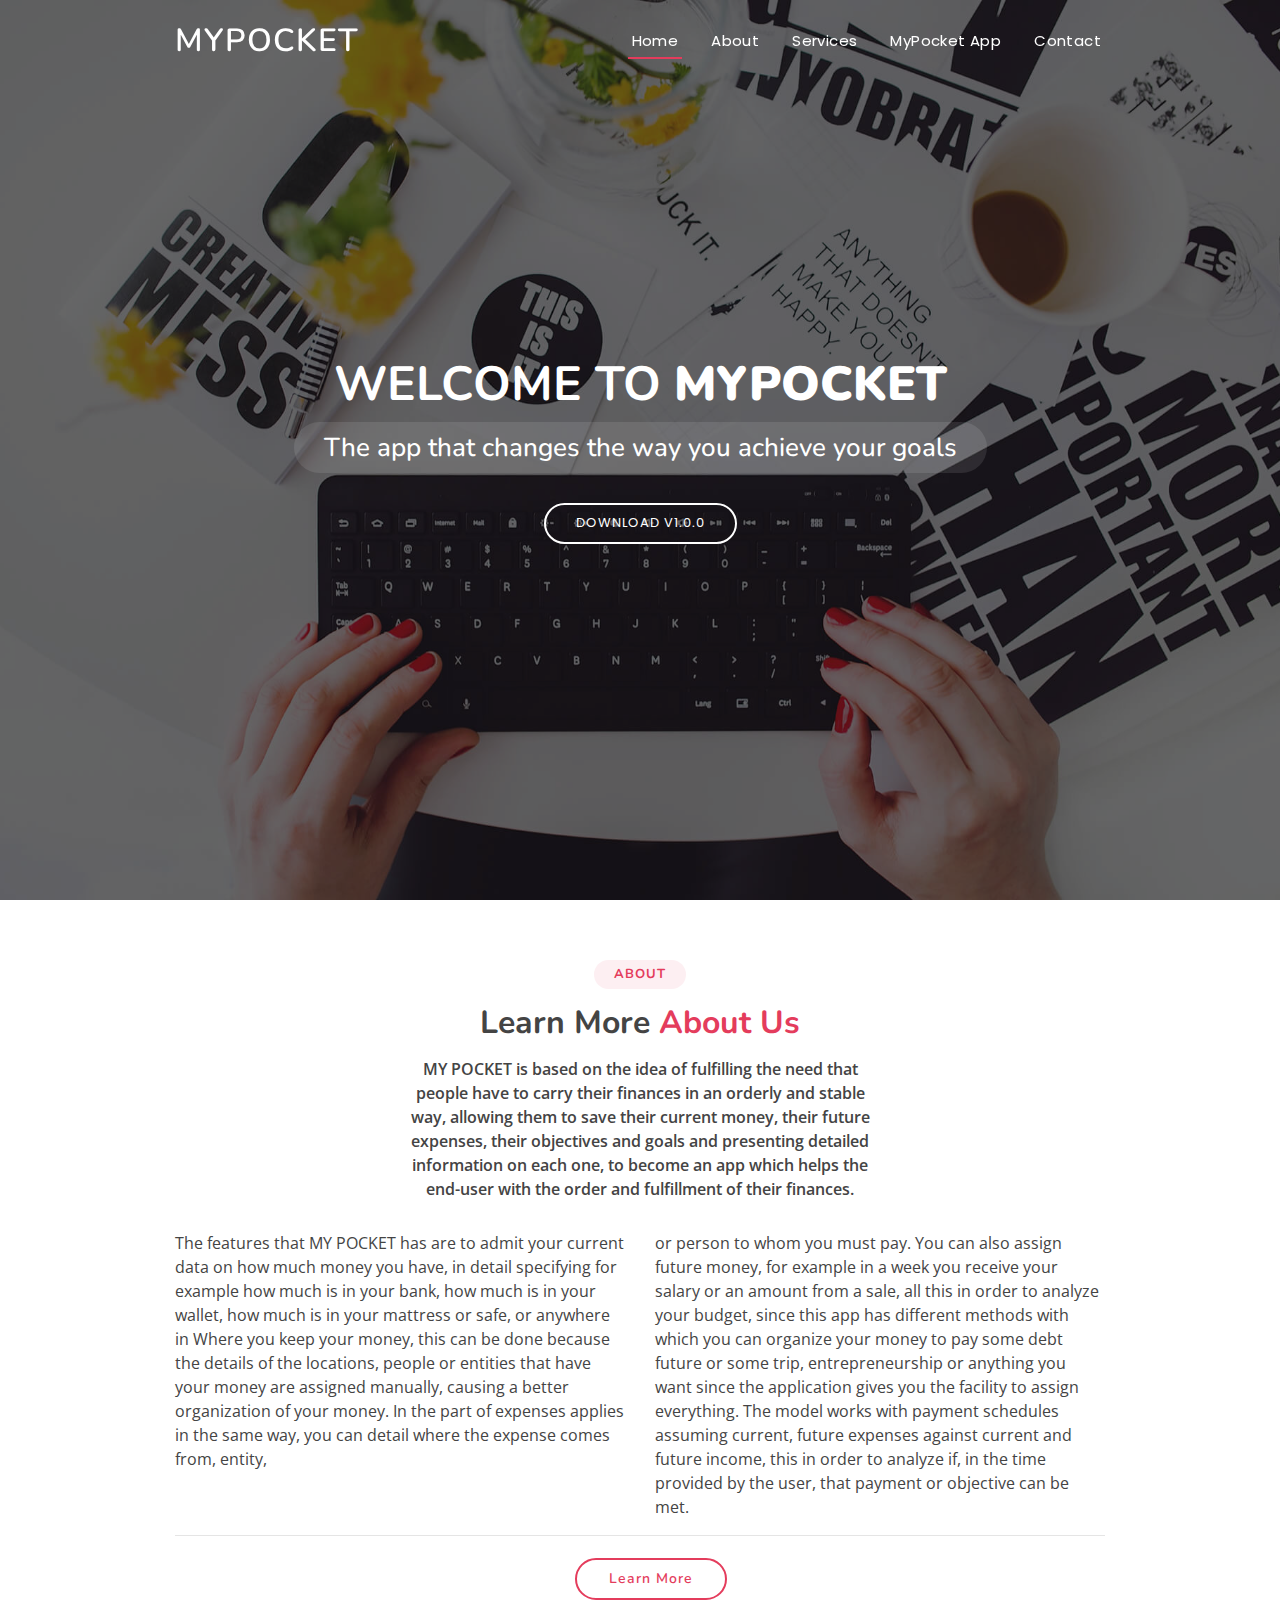
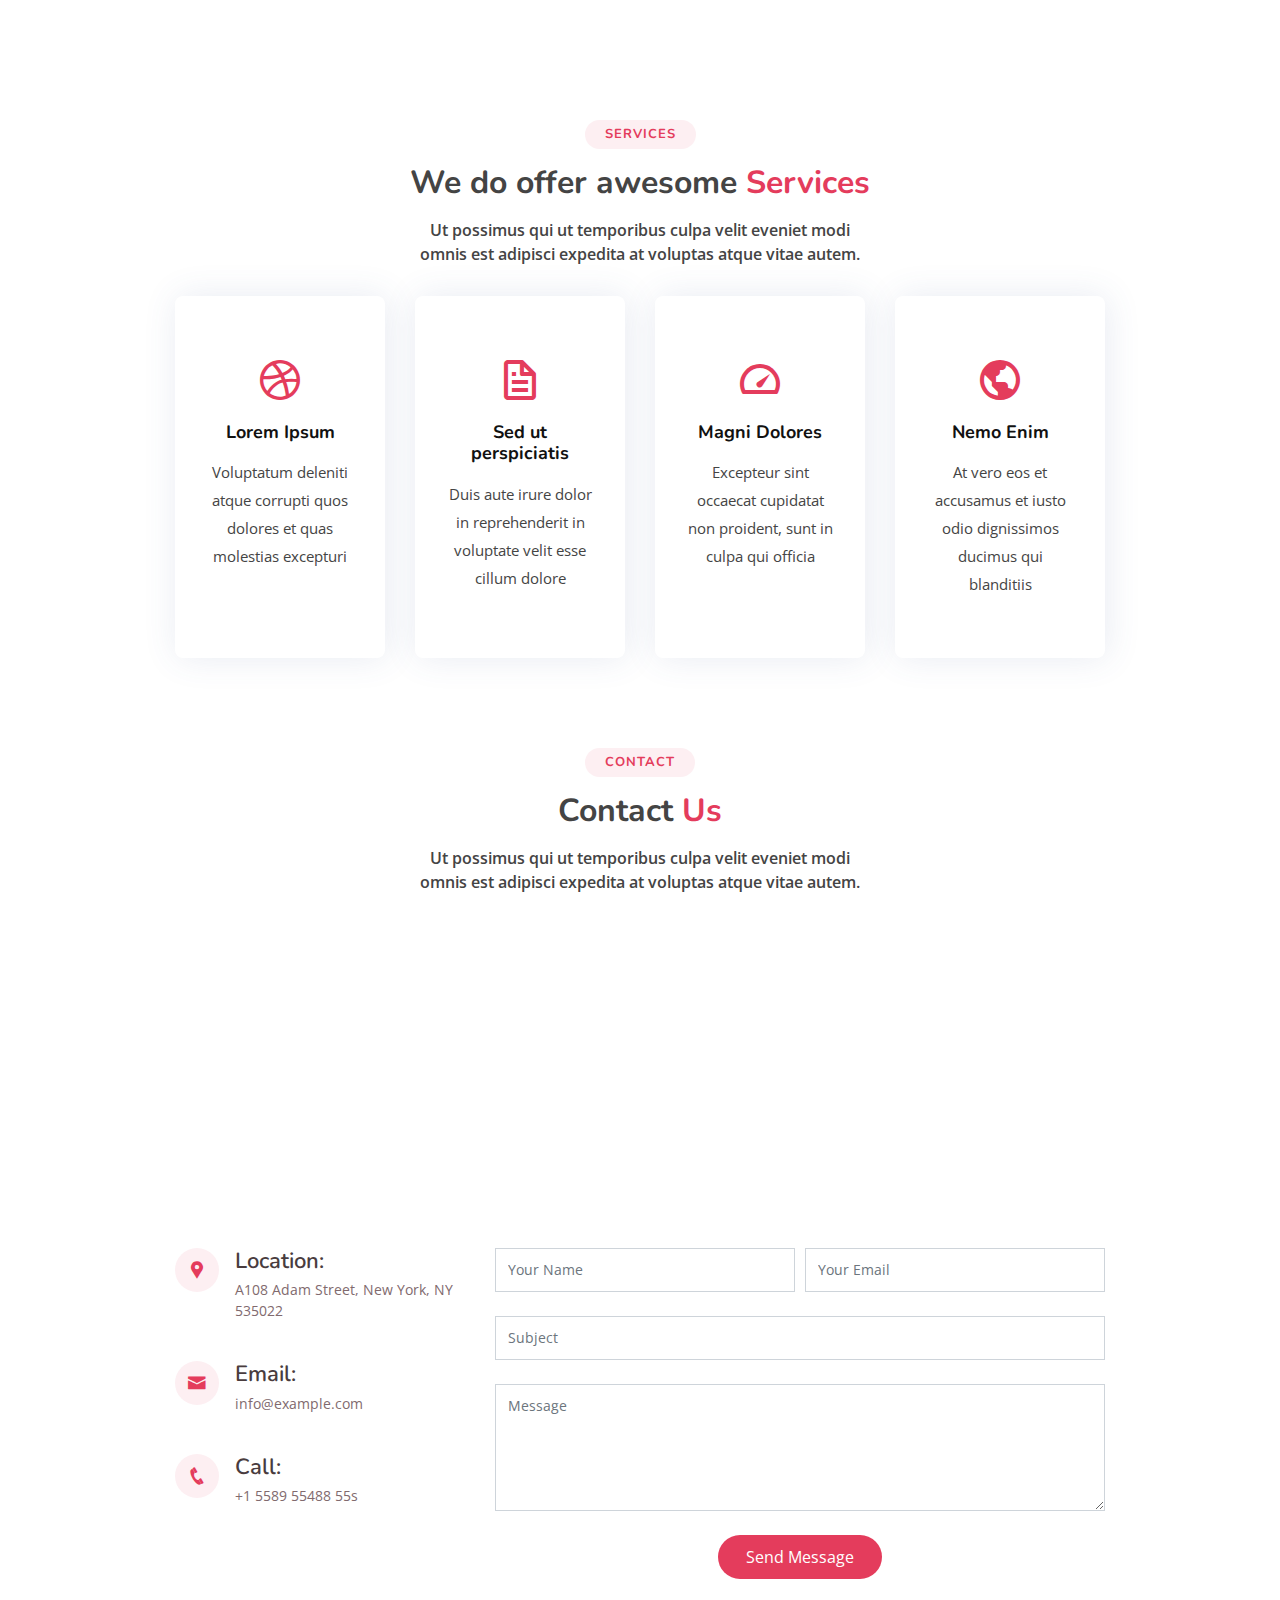
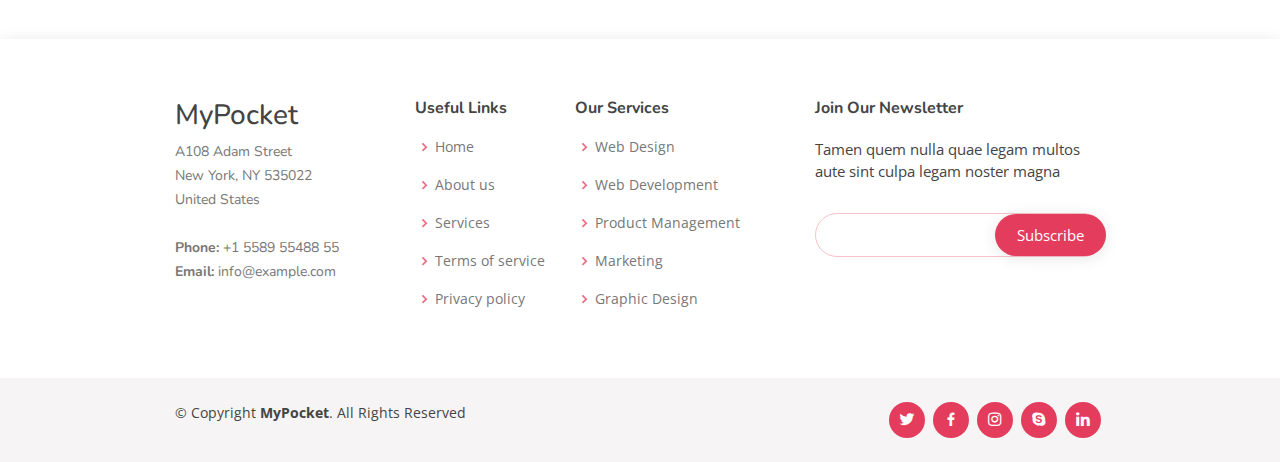
<file: index.html>
<!DOCTYPE html>
<html lang="es">

<head>
  <meta charset="UTF-8">
  <meta name="viewport" content="width=device-width, initial-scale=1.0">
  <!-- Favicons -->
  <link rel="shortcut icon" href="./img/favicon.png" type="image/x-icon">
  <title>My Pocket-App</title>
  <meta name="description" content="">
  <meta name="keywords" content="">

  <link href="assets/img/favicon.png" rel="icon">
  <link href="assets/img/apple-touch-icon.png" rel="apple-touch-icon">

  <!-- Google Fonts -->
  <link
    href="https://fonts.googleapis.com/css?family=Open+Sans:300,300i,400,400i,600,600i,700,700i|Nunito:300,300i,400,400i,600,600i,700,700i|Poppins:300,300i,400,400i,500,500i,600,600i,700,700i"
    rel="stylesheet">
  <!-- Bootstrap CSS -->
  <link rel="stylesheet" href="https://cdn.jsdelivr.net/npm/bootstrap@4.5.3/dist/css/bootstrap.min.css"
    integrity="sha384-TX8t27EcRE3e/ihU7zmQxVncDAy5uIKz4rEkgIXeMed4M0jlfIDPvg6uqKI2xXr2" crossorigin="anonymous">

  <link href="/vendor/bootstrap/css/bootstrap.min.css" rel="stylesheet">
  <link href="/vendor/icofont/icofont.min.css" rel="stylesheet">
  <link href="/vendor/boxicons/css/boxicons.min.css" rel="stylesheet">
  <link href="/vendor/remixicon/remixicon.css" rel="stylesheet">
  <link href="/vendor/venobox/venobox.css" rel="stylesheet">
  <link href="/vendor/owl.carousel/assets/owl.carousel.min.css" rel="stylesheet">

  <link rel="JavaScript" href="./js/index.js">
  <link rel="stylesheet" href="./css/style.css">
</head>

<body>
  <!-- Header Section -->
  <header id="header" class="fixed-top ">
    <div class="container d-flex align-items-center">

      <h1 class="logo mr-auto"><a href="index.html">MyPocket</a></h1>

      <nav class="nav-menu d-none d-lg-block">
        <ul>
          <li class="active"><a href="index.html">Home</a></li>
          <li><a href="#about">About</a></li>
          <li><a href="#services">Services</a></li>
          <li><a href="#">MyPocket App</a></li>
          <li><a href="#contact">Contact</a></li>

        </ul>
      </nav>

    </div>
  </header><!-- End Header -->

  <!-- ======= Hero Section ======= -->
  <section id="hero">
    <div class="hero-container">
      <h1>Welcome to <strong>MyPocket</strong></h1>
      <h3>The app that changes the way you achieve your goals</h3>
      <a href="#" class="btn-get-started scrollto">Download V1.0.0</a>
    </div>
  </section><!-- End Hero -->

  <main id="main">

    <!-- ======= About Section ======= -->
    <section id="about" class="about">
      <div class="container">

        <div class="section-title">
          <h2>About</h2>
          <h3>Learn More <span>About Us</span></h3>
          <p>MY POCKET is based on the idea of fulfilling the need that people have to carry their finances in an
            orderly and stable way, allowing them to save their current money, their future expenses, their objectives
            and goals and presenting detailed information on each one, to become an app which helps the end-user with
            the order and fulfillment of their finances.</p>
        </div>

        <div class="row content">
          <div class="col-lg-6">
            <p>
              The features that MY POCKET has are to admit your current data on how much money you have, in detail
              specifying for example how much is in your bank, how much is in your wallet, how much is in your mattress
              or safe, or anywhere in Where you keep your money, this can be done because the details of the locations,
              people or entities that have your money are assigned manually, causing a better organization of your
              money. In the part of expenses applies in the same way, you can detail where the expense comes from,
              entity,
            </p>
          </div>
          <div class="col-lg-6 pt-4 pt-lg-0">
            <p>
              or person to whom you must pay. You can also assign future money, for example in a week you receive your
              salary or an amount from a sale, all this in order to analyze your budget, since this app has different
              methods with which you can organize your money to pay some debt future or some trip, entrepreneurship or
              anything you want since the application gives you the facility to assign everything. The model works with
              payment schedules assuming current, future expenses against current and future income, this in order to
              analyze if, in the time provided by the user, that payment or objective can be met.
            </p>
          </div>
        </div>
        <hr>
        <div class="row content">
          <div class="col-4 offset-5">
            <a href="#" class="btn-learn-more">Learn More</a>
          </div>
        </div>

      </div>
    </section><!-- End About Section -->

    <!-- ======= Services Section ======= -->
    <section id="services" class="services">
      <div class="container">

        <div class="section-title">
          <h2>Services</h2>
          <h3>We do offer awesome <span>Services</span></h3>
          <p>Ut possimus qui ut temporibus culpa velit eveniet modi omnis est adipisci expedita at voluptas atque vitae
            autem.</p>
        </div>

        <div class="row">
          <div class="col-md-6 col-lg-3 d-flex align-items-stretch mb-5 mb-lg-0">
            <div class="icon-box">
              <div class="icon"><i class="bx bxl-dribbble"></i></div>
              <h4 class="title"><a href="">Lorem Ipsum</a></h4>
              <p class="description">Voluptatum deleniti atque corrupti quos dolores et quas molestias excepturi</p>
            </div>
          </div>

          <div class="col-md-6 col-lg-3 d-flex align-items-stretch mb-5 mb-lg-0">
            <div class="icon-box">
              <div class="icon"><i class="bx bx-file"></i></div>
              <h4 class="title"><a href="">Sed ut perspiciatis</a></h4>
              <p class="description">Duis aute irure dolor in reprehenderit in voluptate velit esse cillum dolore</p>
            </div>
          </div>

          <div class="col-md-6 col-lg-3 d-flex align-items-stretch mb-5 mb-lg-0">
            <div class="icon-box">
              <div class="icon"><i class="bx bx-tachometer"></i></div>
              <h4 class="title"><a href="">Magni Dolores</a></h4>
              <p class="description">Excepteur sint occaecat cupidatat non proident, sunt in culpa qui officia</p>
            </div>
          </div>

          <div class="col-md-6 col-lg-3 d-flex align-items-stretch mb-5 mb-lg-0">
            <div class="icon-box">
              <div class="icon"><i class="bx bx-world"></i></div>
              <h4 class="title"><a href="">Nemo Enim</a></h4>
              <p class="description">At vero eos et accusamus et iusto odio dignissimos ducimus qui blanditiis</p>
            </div>
          </div>

        </div>

      </div>
    </section>
    <!-- End Services Section -->

    <!-- ======= Contact Section ======= -->
    <section id="contact" class="contact">
      <div class="container">

        <div class="section-title">
          <h2>Contact</h2>
          <h3>Contact <span>Us</span></h3>
          <p>Ut possimus qui ut temporibus culpa velit eveniet modi omnis est adipisci expedita at voluptas atque vitae
            autem.</p>
        </div>

        <div>
          <iframe style="border:0; width: 100%; height: 270px;"
            src="https://www.google.com/maps/embed?pb=!1m14!1m8!1m3!1d12097.433213460943!2d-74.0062269!3d40.7101282!3m2!1i1024!2i768!4f13.1!3m3!1m2!1s0x0%3A0xb89d1fe6bc499443!2sDowntown+Conference+Center!5e0!3m2!1smk!2sbg!4v1539943755621"
            frameborder="0" allowfullscreen></iframe>
        </div>

        <div class="row mt-5">

          <div class="col-lg-4">
            <div class="info">
              <div class="address">
                <i class="icofont-google-map"></i>
                <h4>Location:</h4>
                <p>A108 Adam Street, New York, NY 535022</p>
              </div>

              <div class="email">
                <i class="icofont-envelope"></i>
                <h4>Email:</h4>
                <p>info@example.com</p>
              </div>

              <div class="phone">
                <i class="icofont-phone"></i>
                <h4>Call:</h4>
                <p>+1 5589 55488 55s</p>
              </div>

            </div>

          </div>

          <div class="col-lg-8 mt-5 mt-lg-0">

            <form action="forms/contact.php" method="post" role="form" class="php-email-form">
              <div class="form-row">
                <div class="col-md-6 form-group">
                  <input type="text" name="name" class="form-control" id="name" placeholder="Your Name"
                    data-rule="minlen:4" data-msg="Please enter at least 4 chars" />
                  <div class="validate"></div>
                </div>
                <div class="col-md-6 form-group">
                  <input type="email" class="form-control" name="email" id="email" placeholder="Your Email"
                    data-rule="email" data-msg="Please enter a valid email" />
                  <div class="validate"></div>
                </div>
              </div>
              <div class="form-group">
                <input type="text" class="form-control" name="subject" id="subject" placeholder="Subject"
                  data-rule="minlen:4" data-msg="Please enter at least 8 chars of subject" />
                <div class="validate"></div>
              </div>
              <div class="form-group">
                <textarea class="form-control" name="message" rows="5" data-rule="required"
                  data-msg="Please write something for us" placeholder="Message"></textarea>
                <div class="validate"></div>
              </div>
              <div class="mb-3">
                <div class="loading">Loading</div>
                <div class="error-message"></div>
                <div class="sent-message">Your message has been sent. Thank you!</div>
              </div>
              <div class="text-center"><button type="submit">Send Message</button></div>
            </form>

          </div>

        </div>

      </div>
    </section><!-- End Contact Section -->

  </main><!-- End #main -->

  <!-- ======= Footer ======= -->
  <footer id="footer">

    <div class="footer-top">
      <div class="container">
        <div class="row">

          <div class="col-lg-3 col-md-6 footer-contact">
            <h3>MyPocket</h3>
            <p>
              A108 Adam Street <br>
              New York, NY 535022<br>
              United States <br><br>
              <strong>Phone:</strong> +1 5589 55488 55<br>
              <strong>Email:</strong> info@example.com<br>
            </p>
          </div>

          <div class="col-lg-2 col-md-6 footer-links">
            <h4>Useful Links</h4>
            <ul>
              <li><i class="bx bx-chevron-right"></i> <a href="#">Home</a></li>
              <li><i class="bx bx-chevron-right"></i> <a href="#">About us</a></li>
              <li><i class="bx bx-chevron-right"></i> <a href="#">Services</a></li>
              <li><i class="bx bx-chevron-right"></i> <a href="#">Terms of service</a></li>
              <li><i class="bx bx-chevron-right"></i> <a href="#">Privacy policy</a></li>
            </ul>
          </div>

          <div class="col-lg-3 col-md-6 footer-links">
            <h4>Our Services</h4>
            <ul>
              <li><i class="bx bx-chevron-right"></i> <a href="#">Web Design</a></li>
              <li><i class="bx bx-chevron-right"></i> <a href="#">Web Development</a></li>
              <li><i class="bx bx-chevron-right"></i> <a href="#">Product Management</a></li>
              <li><i class="bx bx-chevron-right"></i> <a href="#">Marketing</a></li>
              <li><i class="bx bx-chevron-right"></i> <a href="#">Graphic Design</a></li>
            </ul>
          </div>

          <div class="col-lg-4 col-md-6 footer-newsletter">
            <h4>Join Our Newsletter</h4>
            <p>Tamen quem nulla quae legam multos aute sint culpa legam noster magna</p>
            <form action="" method="post">
              <input type="email" name="email"><input type="submit" value="Subscribe">
            </form>
          </div>

        </div>
      </div>
    </div>

    <div class="container d-md-flex py-4">

      <div class="mr-md-auto text-center text-md-left">
        <div class="copyright">
          &copy; Copyright <strong><span>MyPocket</span></strong>. All Rights Reserved
        </div>
      </div>
      <div class="social-links text-center text-md-right pt-3 pt-md-0">
        <a href="#" class="twitter"><i class="bx bxl-twitter"></i></a>
        <a href="#" class="facebook"><i class="bx bxl-facebook"></i></a>
        <a href="#" class="instagram"><i class="bx bxl-instagram"></i></a>
        <a href="#" class="google-plus"><i class="bx bxl-skype"></i></a>
        <a href="#" class="linkedin"><i class="bx bxl-linkedin"></i></a>
      </div>
    </div>
  </footer><!-- End Footer -->

  <a href="#" class="back-to-top"><i class="ri-arrow-up-line"></i></a>
 
  <!-- Vendor JS Files -->
  <script src="/vendor/jquery/jquery.min.js"></script>
  <script src="/vendor/bootstrap/js/bootstrap.bundle.min.js"></script>
  <script src="/vendor/jquery.easing/jquery.easing.min.js"></script>
  <script src="/vendor/php-email-form/validate.js"></script>
  <script src="/vendor/isotope-layout/isotope.pkgd.min.js"></script>
  <script src="/vendor/venobox/venobox.min.js"></script>
  <script src="/vendor/owl.carousel/owl.carousel.min.js"></script>

  <!-- Template Main JS File -->
  <script src="/js/index.js"></script>

</body>

</html>
</file>
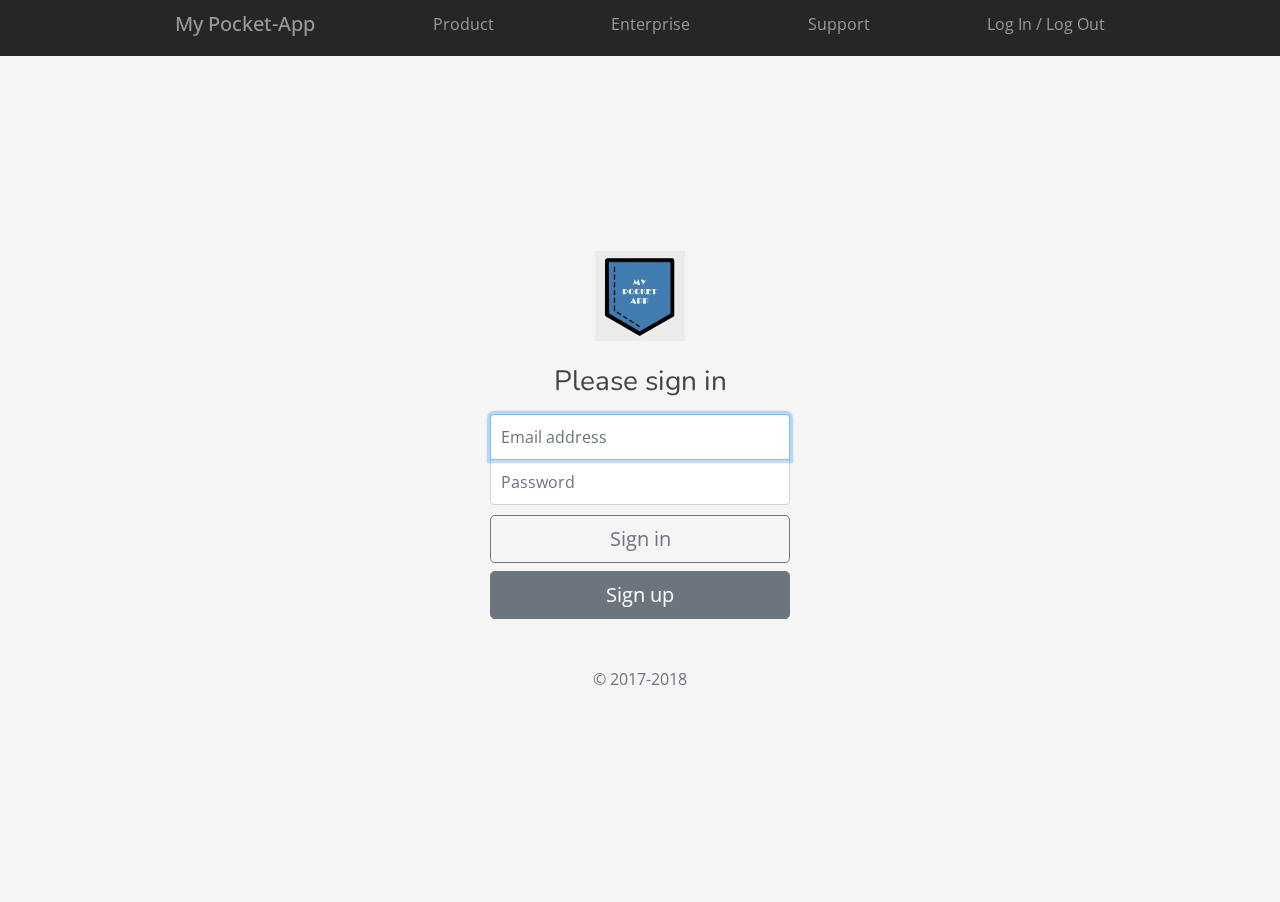
<file: html/log-in.html>
<!DOCTYPE html>
<html lang="es">

<head>
    <meta charset="UTF-8">
    <meta name="viewport" content="width=device-width, initial-scale=1.0">
    <!-- Favicons -->
    <link rel="shortcut icon" href="./img/favicon.png" type="image/x-icon">
    <title>My Pocket-App</title>
    <meta name="description" content="">
    <meta name="keywords" content="">

    <link href="assets/img/favicon.png" rel="icon">
    <link href="assets/img/apple-touch-icon.png" rel="apple-touch-icon">

    <!-- Google Fonts -->
    <link
        href="https://fonts.googleapis.com/css?family=Open+Sans:300,300i,400,400i,600,600i,700,700i|Nunito:300,300i,400,400i,600,600i,700,700i|Poppins:300,300i,400,400i,500,500i,600,600i,700,700i"
        rel="stylesheet">
    <!-- Bootstrap CSS -->
    <link rel="stylesheet" href="https://cdn.jsdelivr.net/npm/bootstrap@4.5.3/dist/css/bootstrap.min.css"
        integrity="sha384-TX8t27EcRE3e/ihU7zmQxVncDAy5uIKz4rEkgIXeMed4M0jlfIDPvg6uqKI2xXr2" crossorigin="anonymous">

    <link href="/vendor/bootstrap/css/bootstrap.min.css" rel="stylesheet">
    <link href="/vendor/icofont/icofont.min.css" rel="stylesheet">
    <link href="/vendor/boxicons/css/boxicons.min.css" rel="stylesheet">
    <link href="/vendor/remixicon/remixicon.css" rel="stylesheet">
    <link href="/vendor/venobox/venobox.css" rel="stylesheet">
    <link href="/vendor/owl.carousel/assets/owl.carousel.min.css" rel="stylesheet">

    <link rel="JavaScript" href="../js/index.js">
    <link rel="stylesheet" href="../css/style.css">
    <link rel="stylesheet" href="../css/log-in-style.css">
</head>

<body>
    <nav class="site-header sticky-top py-1">
        <div class="container d-flex flex-column flex-md-row justify-content-between">
            <a class="py-2 h5" href="../index.html">My Pocket-App</a>
            <a class="py-2 d-none d-md-inline-block" href="#">Product</a>
            <a class="py-2 d-none d-md-inline-block" href="#">Enterprise</a>
            <a class="py-2 d-none d-md-inline-block" href="#">Support</a>
            <div class="py-2 d-none d-md-inline-block">
                <a href="/html/log-in.html">Log In</a>
                <a style="color: #999;">/</a>
                <a href="/html/log-in.html">Log Out</a>
            </div>
        </div>
    </nav>

    <div class="form-content text-center">
        <form class="form-signin">
            <img class="mb-4" src="../img/logo.JPG" alt="" width="90" height="90">
            <h1 class="h3 mb-3 font-weight-normal">Please sign in</h1>
            <label for="inputEmail" class="sr-only">Email address</label>
            <input type="email" id="inputEmail" class="form-control" placeholder="Email address" required=""
                autofocus="">
            <label for="inputPassword" class="sr-only">Password</label>
            <input type="password" id="inputPassword" class="form-control" placeholder="Password" required="">
            <button class="btn btn-lg btn-block btn-outline-secondary" type="submit">Sign in</button>
            <button class="btn btn-lg btn-block btn-secondary" type="submit">Sign up</button>
            <p class="mt-5 mb-3 text-muted">© 2017-2018</p>
        </form>
    </div>

    <a href="#" class="back-to-top"><i class="ri-arrow-up-line"></i></a>

    <!-- Vendor JS Files -->
    <script src="/vendor/jquery/jquery.min.js"></script>
    <script src="/vendor/bootstrap/js/bootstrap.bundle.min.js"></script>
    <script src="/vendor/jquery.easing/jquery.easing.min.js"></script>
    <script src="/vendor/php-email-form/validate.js"></script>
    <script src="/vendor/isotope-layout/isotope.pkgd.min.js"></script>
    <script src="/vendor/venobox/venobox.min.js"></script>
    <script src="/vendor/owl.carousel/owl.carousel.min.js"></script>

    <!-- Template Main JS File -->
    <script src="/js/index.js"></script>
</body>


</html>
</file>
<file: vendor/venobox/venobox.css>
/* ------ venobox.css --------*/
.vbox-overlay *, .vbox-overlay *:before, .vbox-overlay *:after{
    -webkit-backface-visibility: hidden;
    -webkit-box-sizing:border-box;
    -moz-box-sizing:border-box;
    box-sizing:border-box;
}
.vbox-overlay * { 
    -webkit-backface-visibility: visible;
    backface-visibility: visible;
}
.vbox-overlay{
    display: -webkit-flex;
    display: flex;
    -webkit-flex-direction: column;
    flex-direction: column;
    -webkit-justify-content: center;
    justify-content: center;
    -webkit-align-items: center;
    align-items: center;
    position: fixed;
    left: 0;
    top: 0;
    bottom: 0;
    right: 0;
    z-index: 999999;
}

/* ----- navigation ----- */
.vbox-title{
    width: 100%;
    height: 40px;
    float: left;
    text-align: center;
    line-height: 28px;
    font-size: 12px;
    padding: 6px 50px;
    overflow: hidden;
    position: fixed;
    display: none;
    left: 0;
    z-index: 89;
}
.vbox-close{
    cursor: pointer;
    position: fixed;
    top: -1px;
    right: 0;
    width: 50px;
    height: 40px;
    padding: 6px;
    display: block;
    background-position:10px center;
    overflow: hidden;
    font-size: 24px;
    line-height: 1;
    text-align: center;
    z-index: 99;
}
.vbox-left{
    cursor: pointer;
    position: fixed;
    left: 0;
    height: 40px;
    overflow: hidden;
    line-height: 28px;
    font-size: 12px;
    z-index: 99;
    display: flex;
    align-items:center;
}
.vbox-num{
    display: inline-block;
    margin: 6px 0 6px 15px;
}
/* ----- Social share ----- */
.vbox-share{
    line-height: 28px;
    font-size: 12px;
    overflow: hidden;
    position: fixed;
    left: 0;
    z-index: 98;
    display: flex;
    align-items:center;
    justify-content: center;
    width: 100%;
    text-align: center;
}
.vbox-share svg{
    max-height: 28px;
    width: 28px;
    z-index: 10;
    margin-left: 12px;
    margin-top: 6px;
    margin-bottom: 6px;
    vertical-align: middle;
}


/* ----- navigation ARROWS ----- */
.vbox-next, .vbox-prev{
    position: fixed;
    top: 50%;
    margin-top: -15px;
    overflow: hidden;
    cursor: pointer;
    display: block;
    width: 45px;
    height: 45px;
    z-index: 99;
}
.vbox-next span, .vbox-prev span{
    position: relative;
    width: 20px;
    height: 20px;
    border: 2px solid transparent;
    border-top-color: #B6B6B6;
    border-right-color: #B6B6B6;
    text-indent: -100px;
    position: absolute;
    top: 8px;
    display: block;
}
.vbox-prev{
    left: 15px;
}
.vbox-next{
    right: 15px;
}
.vbox-prev span{
    left: 10px;
    -ms-transform: rotate(-135deg);
    -webkit-transform: rotate(-135deg);
    transform: rotate(-135deg);
}
.vbox-next span{
    -ms-transform: rotate(45deg);
    -webkit-transform: rotate(45deg);
    transform: rotate(45deg);
    right: 10px;
}
/* ------- inline window ------ */
.vbox-inline{
    width: 420px;
    height: 315px;
    height: 70vh;
    padding: 10px;
    background: #fff;
    margin: 0 auto;
    overflow: auto;
    text-align: left;
}
/* ------- Video & iFrames window ------ */
.venoframe{
    max-width: 100%;
    width: 100%;
    border: none;
    width: 100%;
    height: 260px;
    height: 70vh;
}
.venoframe.vbvid{
    height: 260px;
}
@media (min-width: 768px) {
    .venoframe, .vbox-inline{
        width: 90%;
        height: 360px;
        height: 70vh;
    }
    .venoframe.vbvid{
        width: 640px;
        height: 360px;
    }
}
@media (min-width: 992px) {
    .venoframe, .vbox-inline{
        max-width: 1200px;
        width: 80%;
        height: 540px;
        height: 70vh;
    }
    .venoframe.vbvid{
        width: 960px;
        height: 540px;
    }
}
/* 
Please do NOT edit this part! 
or at least read this note: http://i.imgur.com/7C0ws9e.gif
*/
.vbox-open{
    overflow: hidden;
}
.vbox-container{
    position: absolute;
    left: 0;
    right: 0;
    top: 0;
    bottom: 0;
    overflow-x: hidden;
    overflow-y: scroll;
    overflow-scrolling: touch;
    -webkit-overflow-scrolling: touch;
    z-index: 20;
    max-height: 100%;

}

.vbox-content{
    text-align: center;
    float: left;
    width: 100%;
    position: relative;
    overflow: hidden;
    padding: 20px 4%;
}
.vbox-container img{
    max-width: 100%;
    height: auto;
}
.vbox-figlio{
    box-shadow: 0 0 12px rgba(0,0,0,0.19), 0 6px 6px rgba(0,0,0,0.23);
    max-width: 100%;
    text-align: initial;
}
img.vbox-figlio{
    -webkit-user-select: none;
-khtml-user-select: none;
-moz-user-select: none;
-o-user-select: none;
user-select: none;
}
.vbox-content.swipe-left{
    margin-left: -200px !important;
}
.vbox-content.swipe-right{
    margin-left: 200px !important;
}
.vbox-animated{
    webkit-transition: margin 300ms ease-out;
    transition: margin 300ms ease-out;
}

/* ---------- preloader ----------
 * SPINKIT 
 * http://tobiasahlin.com/spinkit/
-------------------------------- */
.sk-double-bounce,.sk-rotating-plane{width:40px;height:40px;margin:40px auto}.sk-rotating-plane{background-color:#333;-webkit-animation:sk-rotatePlane 1.2s infinite ease-in-out;animation:sk-rotatePlane 1.2s infinite ease-in-out}@-webkit-keyframes sk-rotatePlane{0%{-webkit-transform:perspective(120px) rotateX(0) rotateY(0);transform:perspective(120px) rotateX(0) rotateY(0)}50%{-webkit-transform:perspective(120px) rotateX(-180.1deg) rotateY(0);transform:perspective(120px) rotateX(-180.1deg) rotateY(0)}100%{-webkit-transform:perspective(120px) rotateX(-180deg) rotateY(-179.9deg);transform:perspective(120px) rotateX(-180deg) rotateY(-179.9deg)}}@keyframes sk-rotatePlane{0%{-webkit-transform:perspective(120px) rotateX(0) rotateY(0);transform:perspective(120px) rotateX(0) rotateY(0)}50%{-webkit-transform:perspective(120px) rotateX(-180.1deg) rotateY(0);transform:perspective(120px) rotateX(-180.1deg) rotateY(0)}100%{-webkit-transform:perspective(120px) rotateX(-180deg) rotateY(-179.9deg);transform:perspective(120px) rotateX(-180deg) rotateY(-179.9deg)}}.sk-double-bounce{position:relative}.sk-double-bounce .sk-child{width:100%;height:100%;border-radius:50%;background-color:#333;opacity:.6;position:absolute;top:0;left:0;-webkit-animation:sk-doubleBounce 2s infinite ease-in-out;animation:sk-doubleBounce 2s infinite ease-in-out}.sk-chasing-dots .sk-child,.sk-spinner-pulse,.sk-three-bounce .sk-child{background-color:#333;border-radius:100%}.sk-double-bounce .sk-double-bounce2{-webkit-animation-delay:-1s;animation-delay:-1s}@-webkit-keyframes sk-doubleBounce{0%,100%{-webkit-transform:scale(0);transform:scale(0)}50%{-webkit-transform:scale(1);transform:scale(1)}}@keyframes sk-doubleBounce{0%,100%{-webkit-transform:scale(0);transform:scale(0)}50%{-webkit-transform:scale(1);transform:scale(1)}}.sk-wave{margin:40px auto;width:50px;height:40px;text-align:center;font-size:10px}.sk-wave .sk-rect{background-color:#333;height:100%;width:6px;display:inline-block;-webkit-animation:sk-waveStretchDelay 1.2s infinite ease-in-out;animation:sk-waveStretchDelay 1.2s infinite ease-in-out}.sk-wave .sk-rect1{-webkit-animation-delay:-1.2s;animation-delay:-1.2s}.sk-wave .sk-rect2{-webkit-animation-delay:-1.1s;animation-delay:-1.1s}.sk-wave .sk-rect3{-webkit-animation-delay:-1s;animation-delay:-1s}.sk-wave .sk-rect4{-webkit-animation-delay:-.9s;animation-delay:-.9s}.sk-wave .sk-rect5{-webkit-animation-delay:-.8s;animation-delay:-.8s}@-webkit-keyframes sk-waveStretchDelay{0%,100%,40%{-webkit-transform:scaleY(.4);transform:scaleY(.4)}20%{-webkit-transform:scaleY(1);transform:scaleY(1)}}@keyframes sk-waveStretchDelay{0%,100%,40%{-webkit-transform:scaleY(.4);transform:scaleY(.4)}20%{-webkit-transform:scaleY(1);transform:scaleY(1)}}.sk-wandering-cubes{margin:40px auto;width:40px;height:40px;position:relative}.sk-wandering-cubes .sk-cube{background-color:#333;width:10px;height:10px;position:absolute;top:0;left:0;-webkit-animation:sk-wanderingCube 1.8s ease-in-out -1.8s infinite both;animation:sk-wanderingCube 1.8s ease-in-out -1.8s infinite both}.sk-chasing-dots,.sk-spinner-pulse{width:40px;height:40px;margin:40px auto}.sk-wandering-cubes .sk-cube2{-webkit-animation-delay:-.9s;animation-delay:-.9s}@-webkit-keyframes sk-wanderingCube{0%{-webkit-transform:rotate(0);transform:rotate(0)}25%{-webkit-transform:translateX(30px) rotate(-90deg) scale(.5);transform:translateX(30px) rotate(-90deg) scale(.5)}50%{-webkit-transform:translateX(30px) translateY(30px) rotate(-179deg);transform:translateX(30px) translateY(30px) rotate(-179deg)}50.1%{-webkit-transform:translateX(30px) translateY(30px) rotate(-180deg);transform:translateX(30px) translateY(30px) rotate(-180deg)}75%{-webkit-transform:translateX(0) translateY(30px) rotate(-270deg) scale(.5);transform:translateX(0) translateY(30px) rotate(-270deg) scale(.5)}100%{-webkit-transform:rotate(-360deg);transform:rotate(-360deg)}}@keyframes sk-wanderingCube{0%{-webkit-transform:rotate(0);transform:rotate(0)}25%{-webkit-transform:translateX(30px) rotate(-90deg) scale(.5);transform:translateX(30px) rotate(-90deg) scale(.5)}50%{-webkit-transform:translateX(30px) translateY(30px) rotate(-179deg);transform:translateX(30px) translateY(30px) rotate(-179deg)}50.1%{-webkit-transform:translateX(30px) translateY(30px) rotate(-180deg);transform:translateX(30px) translateY(30px) rotate(-180deg)}75%{-webkit-transform:translateX(0) translateY(30px) rotate(-270deg) scale(.5);transform:translateX(0) translateY(30px) rotate(-270deg) scale(.5)}100%{-webkit-transform:rotate(-360deg);transform:rotate(-360deg)}}.sk-spinner-pulse{-webkit-animation:sk-pulseScaleOut 1s infinite ease-in-out;animation:sk-pulseScaleOut 1s infinite ease-in-out}@-webkit-keyframes sk-pulseScaleOut{0%{-webkit-transform:scale(0);transform:scale(0)}100%{-webkit-transform:scale(1);transform:scale(1);opacity:0}}@keyframes sk-pulseScaleOut{0%{-webkit-transform:scale(0);transform:scale(0)}100%{-webkit-transform:scale(1);transform:scale(1);opacity:0}}.sk-chasing-dots{position:relative;text-align:center;-webkit-animation:sk-chasingDotsRotate 2s infinite linear;animation:sk-chasingDotsRotate 2s infinite linear}.sk-chasing-dots .sk-child{width:60%;height:60%;display:inline-block;position:absolute;top:0;-webkit-animation:sk-chasingDotsBounce 2s infinite ease-in-out;animation:sk-chasingDotsBounce 2s infinite ease-in-out}.sk-chasing-dots .sk-dot2{top:auto;bottom:0;-webkit-animation-delay:-1s;animation-delay:-1s}@-webkit-keyframes sk-chasingDotsRotate{100%{-webkit-transform:rotate(360deg);transform:rotate(360deg)}}@keyframes sk-chasingDotsRotate{100%{-webkit-transform:rotate(360deg);transform:rotate(360deg)}}@-webkit-keyframes sk-chasingDotsBounce{0%,100%{-webkit-transform:scale(0);transform:scale(0)}50%{-webkit-transform:scale(1);transform:scale(1)}}@keyframes sk-chasingDotsBounce{0%,100%{-webkit-transform:scale(0);transform:scale(0)}50%{-webkit-transform:scale(1);transform:scale(1)}}.sk-three-bounce{margin:40px auto;width:80px;text-align:center}.sk-three-bounce .sk-child{width:20px;height:20px;display:inline-block;-webkit-animation:sk-three-bounce 1.4s ease-in-out 0s infinite both;animation:sk-three-bounce 1.4s ease-in-out 0s infinite both}.sk-circle .sk-child:before,.sk-fading-circle .sk-circle:before{display:block;border-radius:100%;content:'';background-color:#333}.sk-three-bounce .sk-bounce1{-webkit-animation-delay:-.32s;animation-delay:-.32s}.sk-three-bounce .sk-bounce2{-webkit-animation-delay:-.16s;animation-delay:-.16s}@-webkit-keyframes sk-three-bounce{0%,100%,80%{-webkit-transform:scale(0);transform:scale(0)}40%{-webkit-transform:scale(1);transform:scale(1)}}@keyframes sk-three-bounce{0%,100%,80%{-webkit-transform:scale(0);transform:scale(0)}40%{-webkit-transform:scale(1);transform:scale(1)}}.sk-circle{margin:40px auto;width:40px;height:40px;position:relative}.sk-circle .sk-child{width:100%;height:100%;position:absolute;left:0;top:0}.sk-circle .sk-child:before{margin:0 auto;width:15%;height:15%;-webkit-animation:sk-circleBounceDelay 1.2s infinite ease-in-out both;animation:sk-circleBounceDelay 1.2s infinite ease-in-out both}.sk-circle .sk-circle2{-webkit-transform:rotate(30deg);-ms-transform:rotate(30deg);transform:rotate(30deg)}.sk-circle .sk-circle3{-webkit-transform:rotate(60deg);-ms-transform:rotate(60deg);transform:rotate(60deg)}.sk-circle .sk-circle4{-webkit-transform:rotate(90deg);-ms-transform:rotate(90deg);transform:rotate(90deg)}.sk-circle .sk-circle5{-webkit-transform:rotate(120deg);-ms-transform:rotate(120deg);transform:rotate(120deg)}.sk-circle .sk-circle6{-webkit-transform:rotate(150deg);-ms-transform:rotate(150deg);transform:rotate(150deg)}.sk-circle .sk-circle7{-webkit-transform:rotate(180deg);-ms-transform:rotate(180deg);transform:rotate(180deg)}.sk-circle .sk-circle8{-webkit-transform:rotate(210deg);-ms-transform:rotate(210deg);transform:rotate(210deg)}.sk-circle .sk-circle9{-webkit-transform:rotate(240deg);-ms-transform:rotate(240deg);transform:rotate(240deg)}.sk-circle .sk-circle10{-webkit-transform:rotate(270deg);-ms-transform:rotate(270deg);transform:rotate(270deg)}.sk-circle .sk-circle11{-webkit-transform:rotate(300deg);-ms-transform:rotate(300deg);transform:rotate(300deg)}.sk-circle .sk-circle12{-webkit-transform:rotate(330deg);-ms-transform:rotate(330deg);transform:rotate(330deg)}.sk-circle .sk-circle2:before{-webkit-animation-delay:-1.1s;animation-delay:-1.1s}.sk-circle .sk-circle3:before{-webkit-animation-delay:-1s;animation-delay:-1s}.sk-circle .sk-circle4:before{-webkit-animation-delay:-.9s;animation-delay:-.9s}.sk-circle .sk-circle5:before{-webkit-animation-delay:-.8s;animation-delay:-.8s}.sk-circle .sk-circle6:before{-webkit-animation-delay:-.7s;animation-delay:-.7s}.sk-circle .sk-circle7:before{-webkit-animation-delay:-.6s;animation-delay:-.6s}.sk-circle .sk-circle8:before{-webkit-animation-delay:-.5s;animation-delay:-.5s}.sk-circle .sk-circle9:before{-webkit-animation-delay:-.4s;animation-delay:-.4s}.sk-circle .sk-circle10:before{-webkit-animation-delay:-.3s;animation-delay:-.3s}.sk-circle .sk-circle11:before{-webkit-animation-delay:-.2s;animation-delay:-.2s}.sk-circle .sk-circle12:before{-webkit-animation-delay:-.1s;animation-delay:-.1s}@-webkit-keyframes sk-circleBounceDelay{0%,100%,80%{-webkit-transform:scale(0);transform:scale(0)}40%{-webkit-transform:scale(1);transform:scale(1)}}@keyframes sk-circleBounceDelay{0%,100%,80%{-webkit-transform:scale(0);transform:scale(0)}40%{-webkit-transform:scale(1);transform:scale(1)}}.sk-cube-grid{width:40px;height:40px;margin:40px auto}.sk-cube-grid .sk-cube{width:33.33%;height:33.33%;background-color:#333;float:left;-webkit-animation:sk-cubeGridScaleDelay 1.3s infinite ease-in-out;animation:sk-cubeGridScaleDelay 1.3s infinite ease-in-out}.sk-cube-grid .sk-cube1{-webkit-animation-delay:.2s;animation-delay:.2s}.sk-cube-grid .sk-cube2{-webkit-animation-delay:.3s;animation-delay:.3s}.sk-cube-grid .sk-cube3{-webkit-animation-delay:.4s;animation-delay:.4s}.sk-cube-grid .sk-cube4{-webkit-animation-delay:.1s;animation-delay:.1s}.sk-cube-grid .sk-cube5{-webkit-animation-delay:.2s;animation-delay:.2s}.sk-cube-grid .sk-cube6{-webkit-animation-delay:.3s;animation-delay:.3s}.sk-cube-grid .sk-cube7{-webkit-animation-delay:0ms;animation-delay:0ms}.sk-cube-grid .sk-cube8{-webkit-animation-delay:.1s;animation-delay:.1s}.sk-cube-grid .sk-cube9{-webkit-animation-delay:.2s;animation-delay:.2s}@-webkit-keyframes sk-cubeGridScaleDelay{0%,100%,70%{-webkit-transform:scale3D(1,1,1);transform:scale3D(1,1,1)}35%{-webkit-transform:scale3D(0,0,1);transform:scale3D(0,0,1)}}@keyframes sk-cubeGridScaleDelay{0%,100%,70%{-webkit-transform:scale3D(1,1,1);transform:scale3D(1,1,1)}35%{-webkit-transform:scale3D(0,0,1);transform:scale3D(0,0,1)}}.sk-fading-circle{margin:40px auto;width:40px;height:40px;position:relative}.sk-fading-circle .sk-circle{width:100%;height:100%;position:absolute;left:0;top:0}.sk-fading-circle .sk-circle:before{margin:0 auto;width:15%;height:15%;-webkit-animation:sk-circleFadeDelay 1.2s infinite ease-in-out both;animation:sk-circleFadeDelay 1.2s infinite ease-in-out both}.sk-fading-circle .sk-circle2{-webkit-transform:rotate(30deg);-ms-transform:rotate(30deg);transform:rotate(30deg)}.sk-fading-circle .sk-circle3{-webkit-transform:rotate(60deg);-ms-transform:rotate(60deg);transform:rotate(60deg)}.sk-fading-circle .sk-circle4{-webkit-transform:rotate(90deg);-ms-transform:rotate(90deg);transform:rotate(90deg)}.sk-fading-circle .sk-circle5{-webkit-transform:rotate(120deg);-ms-transform:rotate(120deg);transform:rotate(120deg)}.sk-fading-circle .sk-circle6{-webkit-transform:rotate(150deg);-ms-transform:rotate(150deg);transform:rotate(150deg)}.sk-fading-circle .sk-circle7{-webkit-transform:rotate(180deg);-ms-transform:rotate(180deg);transform:rotate(180deg)}.sk-fading-circle .sk-circle8{-webkit-transform:rotate(210deg);-ms-transform:rotate(210deg);transform:rotate(210deg)}.sk-fading-circle .sk-circle9{-webkit-transform:rotate(240deg);-ms-transform:rotate(240deg);transform:rotate(240deg)}.sk-fading-circle .sk-circle10{-webkit-transform:rotate(270deg);-ms-transform:rotate(270deg);transform:rotate(270deg)}.sk-fading-circle .sk-circle11{-webkit-transform:rotate(300deg);-ms-transform:rotate(300deg);transform:rotate(300deg)}.sk-fading-circle .sk-circle12{-webkit-transform:rotate(330deg);-ms-transform:rotate(330deg);transform:rotate(330deg)}.sk-fading-circle .sk-circle2:before{-webkit-animation-delay:-1.1s;animation-delay:-1.1s}.sk-fading-circle .sk-circle3:before{-webkit-animation-delay:-1s;animation-delay:-1s}.sk-fading-circle .sk-circle4:before{-webkit-animation-delay:-.9s;animation-delay:-.9s}.sk-fading-circle .sk-circle5:before{-webkit-animation-delay:-.8s;animation-delay:-.8s}.sk-fading-circle .sk-circle6:before{-webkit-animation-delay:-.7s;animation-delay:-.7s}.sk-fading-circle .sk-circle7:before{-webkit-animation-delay:-.6s;animation-delay:-.6s}.sk-fading-circle .sk-circle8:before{-webkit-animation-delay:-.5s;animation-delay:-.5s}.sk-fading-circle .sk-circle9:before{-webkit-animation-delay:-.4s;animation-delay:-.4s}.sk-fading-circle .sk-circle10:before{-webkit-animation-delay:-.3s;animation-delay:-.3s}.sk-fading-circle .sk-circle11:before{-webkit-animation-delay:-.2s;animation-delay:-.2s}.sk-fading-circle .sk-circle12:before{-webkit-animation-delay:-.1s;animation-delay:-.1s}@-webkit-keyframes sk-circleFadeDelay{0%,100%,39%{opacity:0}40%{opacity:1}}@keyframes sk-circleFadeDelay{0%,100%,39%{opacity:0}40%{opacity:1}}.sk-folding-cube{margin:40px auto;width:40px;height:40px;position:relative;-webkit-transform:rotateZ(45deg);transform:rotateZ(45deg)}.sk-folding-cube .sk-cube{float:left;width:50%;height:50%;position:relative;-webkit-transform:scale(1.1);-ms-transform:scale(1.1);transform:scale(1.1)}.sk-folding-cube .sk-cube:before{content:'';position:absolute;top:0;left:0;width:100%;height:100%;background-color:#333;-webkit-animation:sk-foldCubeAngle 2.4s infinite linear both;animation:sk-foldCubeAngle 2.4s infinite linear both;-webkit-transform-origin:100% 100%;-ms-transform-origin:100% 100%;transform-origin:100% 100%}.sk-folding-cube .sk-cube2{-webkit-transform:scale(1.1) rotateZ(90deg);transform:scale(1.1) rotateZ(90deg)}.sk-folding-cube .sk-cube3{-webkit-transform:scale(1.1) rotateZ(180deg);transform:scale(1.1) rotateZ(180deg)}.sk-folding-cube .sk-cube4{-webkit-transform:scale(1.1) rotateZ(270deg);transform:scale(1.1) rotateZ(270deg)}.sk-folding-cube .sk-cube2:before{-webkit-animation-delay:.3s;animation-delay:.3s}.sk-folding-cube .sk-cube3:before{-webkit-animation-delay:.6s;animation-delay:.6s}.sk-folding-cube .sk-cube4:before{-webkit-animation-delay:.9s;animation-delay:.9s}@-webkit-keyframes sk-foldCubeAngle{0%,10%{-webkit-transform:perspective(140px) rotateX(-180deg);transform:perspective(140px) rotateX(-180deg);opacity:0}25%,75%{-webkit-transform:perspective(140px) rotateX(0);transform:perspective(140px) rotateX(0);opacity:1}100%,90%{-webkit-transform:perspective(140px) rotateY(180deg);transform:perspective(140px) rotateY(180deg);opacity:0}}@keyframes sk-foldCubeAngle{0%,10%{-webkit-transform:perspective(140px) rotateX(-180deg);transform:perspective(140px) rotateX(-180deg);opacity:0}25%,75%{-webkit-transform:perspective(140px) rotateX(0);transform:perspective(140px) rotateX(0);opacity:1}100%,90%{-webkit-transform:perspective(140px) rotateY(180deg);transform:perspective(140px) rotateY(180deg);opacity:0}}
</file>
<file: css/style.css>
/*--------------------------------------------------------------
# General
--------------------------------------------------------------*/
body {
  font-family: "Open Sans", sans-serif;
  color: #444444;
}

a {
  color: #e43c5c;
}

a:hover {
  color: #ea6981;
  text-decoration: none;
}

h1,
h2,
h3,
h4,
h5,
h6 {
  font-family: "Nunito", sans-serif;
}

* {
  margin: 0;
  padding: 0;
  border: 0;
  outline: 0;
  vertical-align: baseline;
  background: transparent;
  box-sizing: border-box;
  text-decoration: none;
}

.container {
  max-width: 960px;
}

/*
   * Custom translucent site header
   */

.site-header {
  background-color: rgba(0, 0, 0, .85);
  -webkit-backdrop-filter: saturate(180%) blur(20px);
  backdrop-filter: saturate(180%) blur(20px);
}

.site-header a {
  color: #999;
  transition: ease-in-out color .15s;
}

.site-header a:hover {
  color: #fff;
  text-decoration: none;
}

/*
   * Dummy devices (replace them with your own or something else entirely!)
   */

.product-device {
  position: absolute;
  right: 10%;
  bottom: -30%;
  width: 300px;
  height: 540px;
  background-color: #333;
  border-radius: 21px;
  -webkit-transform: rotate(30deg);
  transform: rotate(30deg);
}

.product-device::before {
  position: absolute;
  top: 10%;
  right: 10px;
  bottom: 10%;
  left: 10px;
  content: "";
  background-color: rgba(255, 255, 255, .1);
  border-radius: 5px;
}

.product-device-2 {
  top: -25%;
  right: auto;
  bottom: 0;
  left: 5%;
  background-color: #e5e5e5;
}


/*
   * Extra utilities
   */

.flex-equal>* {
  -ms-flex: 1;
  flex: 1;
}

@media (min-width: 768px) {
  .flex-md-equal>* {
    -ms-flex: 1;
    flex: 1;
  }
}

.overflow-hidden {
  overflow: hidden;
}

/*--------------------------------------------------------------
# Header
--------------------------------------------------------------*/
#header {
  transition: all 0.5s;
  z-index: 997;
  padding: 20px 0;
}

#header .logo {
  font-size: 32px;
  margin: 0;
  padding: 0;
  line-height: 1;
  font-weight: 600;
  letter-spacing: 1px;
  text-transform: uppercase;
}

#header .logo a {
  color: #fff;
}

#header .logo img {
  max-height: 40px;
}

#header.header-scrolled,
#header.header-inner-pages {
  background: #fff;
  box-shadow: 0px 2px 15px rgba(0, 0, 0, 0.1);
  padding: 12px 0;
}

#header.header-scrolled .logo a,
#header.header-inner-pages .logo a {
  color: #493c3e;
}

@media (max-width: 992px) {
  #header .logo {
    font-size: 28px;
  }
}

/*--------------------------------------------------------------
# Navigation Menu
--------------------------------------------------------------*/
/* Desktop Navigation */
.nav-menu ul {
  margin: 0;
  padding: 0;
  list-style: none;
}

.nav-menu>ul {
  display: flex;
}

.nav-menu>ul>li {
  position: relative;
  white-space: nowrap;
  padding: 10px 0 10px 25px;
}

.nav-menu a {
  display: block;
  position: relative;
  color: #fff;
  transition: 0.3s;
  font-size: 15px;
  padding: 0 4px;
  letter-spacing: 0.4px;
  font-family: "Poppins", sans-serif;
}

.nav-menu>ul>li>a:before {
  content: "";
  position: absolute;
  width: 100%;
  height: 2px;
  bottom: -6px;
  left: 0;
  background-color: #e43c5c;
  visibility: hidden;
  transform: scaleX(0);
  transition: all 0.3s ease-in-out 0s;
}

.nav-menu a:hover:before,
.nav-menu li:hover>a:before,
.nav-menu .active>a:before {
  visibility: visible;
  transform: scaleX(1);
}

.nav-menu .drop-down ul {
  display: block;
  position: absolute;
  left: 0;
  top: calc(100% + 30px);
  z-index: 99;
  opacity: 0;
  visibility: hidden;
  padding: 10px 0;
  background: #fff;
  box-shadow: 0px 0px 30px rgba(127, 137, 161, 0.25);
  transition: 0.3s;
}

.nav-menu .drop-down:hover>ul {
  opacity: 1;
  top: 100%;
  visibility: visible;
}

.nav-menu .drop-down li {
  min-width: 180px;
  position: relative;
}

.nav-menu .drop-down ul a {
  padding: 10px 20px;
  font-size: 14px;
  text-transform: none;
  color: #493c3e;
}

.nav-menu .drop-down ul a:hover,
.nav-menu .drop-down ul .active>a,
.nav-menu .drop-down ul li:hover>a {
  color: #e43c5c;
}

.nav-menu .drop-down>a:after {
  content: "\ea99";
  font-family: IcoFont;
  padding-left: 5px;
}

.nav-menu .drop-down .drop-down ul {
  top: 0;
  left: calc(100% - 30px);
}

.nav-menu .drop-down .drop-down:hover>ul {
  opacity: 1;
  top: 0;
  left: 100%;
}

.nav-menu .drop-down .drop-down>a {
  padding-right: 35px;
}

.nav-menu .drop-down .drop-down>a:after {
  content: "\eaa0";
  font-family: IcoFont;
  position: absolute;
  right: 15px;
}

.header-scrolled .nav-menu>ul>li>a,
.header-inner-pages .nav-menu>ul>li>a {
  color: #493c3e;
}

@media (max-width: 1366px) {
  .nav-menu .drop-down .drop-down ul {
    left: -90%;
  }

  .nav-menu .drop-down .drop-down:hover>ul {
    left: -100%;
  }

  .nav-menu .drop-down .drop-down>a:after {
    content: "\ea9d";
  }
}

/* Mobile Navigation */
.mobile-nav-toggle {
  position: fixed;
  right: 15px;
  top: 15px;
  z-index: 9998;
  border: 0;
  background: none;
  font-size: 24px;
  transition: all 0.4s;
  outline: none !important;
  line-height: 1;
  cursor: pointer;
  text-align: right;
}

.mobile-nav-toggle i {
  color: #e43c5c;
}

.mobile-nav {
  position: fixed;
  top: 55px;
  right: 15px;
  bottom: 15px;
  left: 15px;
  z-index: 9999;
  overflow-y: auto;
  background: #fff;
  transition: ease-in-out 0.2s;
  opacity: 0;
  visibility: hidden;
  border-radius: 10px;
  padding: 10px 0;
}

.mobile-nav * {
  margin: 0;
  padding: 0;
  list-style: none;
}

.mobile-nav a {
  display: block;
  position: relative;
  color: #493c3e;
  padding: 10px 20px;
  font-weight: 500;
  outline: none;
}

.mobile-nav a:hover,
.mobile-nav .active>a,
.mobile-nav li:hover>a {
  color: #e43c5c;
  text-decoration: none;
}

.mobile-nav .drop-down>a:after {
  content: "\ea99";
  font-family: IcoFont;
  padding-left: 10px;
  position: absolute;
  right: 15px;
}

.mobile-nav .active.drop-down>a:after {
  content: "\eaa1";
}

.mobile-nav .drop-down>a {
  padding-right: 35px;
}

.mobile-nav .drop-down ul {
  display: none;
  overflow: hidden;
}

.mobile-nav .drop-down li {
  padding-left: 20px;
}

.mobile-nav-overly {
  width: 100%;
  height: 100%;
  z-index: 9997;
  top: 0;
  left: 0;
  position: fixed;
  background: rgba(45, 37, 38, 0.6);
  overflow: hidden;
  display: none;
  transition: ease-in-out 0.2s;
}

.mobile-nav-active {
  overflow: hidden;
}

.mobile-nav-active .mobile-nav {
  opacity: 1;
  visibility: visible;
}

.mobile-nav-active .mobile-nav-toggle i {
  color: #fff;
}

/*--------------------------------------------------------------
# Hero Section
--------------------------------------------------------------*/
#hero {
  width: 100%;
  height: 100vh;
  background: url("../img/hero-bg.jpg") top center;
  background-size: cover;
  position: relative;
}

#hero:before {
  content: "";
  background: rgba(0, 0, 0, 0.6);
  position: absolute;
  bottom: 0;
  top: 0;
  left: 0;
  right: 0;
}

#hero .hero-container {
  position: absolute;
  bottom: 0;
  top: 0;
  left: 0;
  right: 0;
  display: flex;
  justify-content: center;
  align-items: center;
  flex-direction: column;
  text-align: center;
  padding: 0 15px;
}

#hero h3 {
  background: rgba(255, 255, 255, 0.1);
  color: #fff;
  font-size: 26px;
  padding: 10px 30px;
  margin-bottom: 30px;
  border-radius: 50px;
}

#hero h1 {
  margin: 0 0 10px 0;
  font-size: 48px;
  font-weight: 700;
  line-height: 56px;
  text-transform: uppercase;
  color: #fff;
}

#hero h2 {
  color: #eee;
  margin-bottom: 40px;
  font-size: 24px;
}

#hero .btn-get-started {
  font-family: "Poppins", sans-serif;
  text-transform: uppercase;
  font-weight: 400;
  font-size: 13px;
  letter-spacing: 1px;
  display: inline-block;
  padding: 8px 30px 9px 30px;
  border-radius: 50px;
  transition: 0.5s;
  border: 2px solid #fff;
  color: #fff;
}

#hero .btn-get-started:hover {
  background: #e43c5c;
  border: 2px solid #e43c5c;
}

@media (min-width: 1024px) {
  #hero {
    background-attachment: fixed;
  }
}

@media (max-width: 768px) {
  #hero h3 {
    font-size: 22px;
  }

  #hero h1 {
    font-size: 28px;
    line-height: 36px;
  }

  #hero h2 {
    font-size: 18px;
    line-height: 24px;
    margin-bottom: 30px;
  }
}

@media (max-height: 500px) {
  #hero {
    height: 150vh;
  }
}

/*--------------------------------------------------------------
# Back to top button
--------------------------------------------------------------*/
.back-to-top {
  position: fixed;
  display: none;
  right: 15px;
  bottom: 15px;
  z-index: 99999;
  transition: 0.5s;
}

.back-to-top i {
  display: flex;
  align-items: center;
  justify-content: center;
  font-size: 18px;
  width: 40px;
  height: 40px;
  border-radius: 50px;
  background: #e43c5c;
  color: #fff;
  transition: all 0.4s;
}

.back-to-top:hover {
  bottom: 19px;
}

/*--------------------------------------------------------------
# Header
--------------------------------------------------------------*/
#header {
  transition: all 0.5s;
  z-index: 997;
  padding: 20px 0;
}

#header .logo {
  font-size: 32px;
  margin: 0;
  padding: 0;
  line-height: 1;
  font-weight: 600;
  letter-spacing: 1px;
  text-transform: uppercase;
}

#header .logo a {
  color: #fff;
}

#header .logo img {
  max-height: 40px;
}

#header.header-scrolled,
#header.header-inner-pages {
  background: #fff;
  box-shadow: 0px 2px 15px rgba(0, 0, 0, 0.1);
  padding: 12px 0;
}

#header.header-scrolled .logo a,
#header.header-inner-pages .logo a {
  color: #493c3e;
}

@media (max-width: 992px) {
  #header .logo {
    font-size: 28px;
  }
}

/*--------------------------------------------------------------
# Sections General
--------------------------------------------------------------*/
section {
  padding: 60px 0;
}

.section-bg {
  background-color: white;
}

.section-title {
  text-align: center;
  padding-bottom: 30px;
}

.section-title h2 {
  font-size: 13px;
  letter-spacing: 1px;
  font-weight: 700;
  padding: 8px 20px;
  line-height: 1;
  margin: 0;
  background: #fdeff2;
  color: #e43c5c;
  display: inline-block;
  text-transform: uppercase;
  border-radius: 50px;
}

.section-title h3 {
  margin: 15px 0 0 0;
  font-size: 32px;
  font-weight: 700;
}

.section-title h3 span {
  color: #e43c5c;
}

.section-title p {
  margin: 15px auto 0 auto;
  font-weight: 600;
}

@media (min-width: 1024px) {
  .section-title p {
    width: 50%;
  }
}

/*--------------------------------------------------------------
# About
--------------------------------------------------------------*/
.about .content h3 {
  font-weight: 600;
  font-size: 26px;
}

.about .content ul {
  list-style: none;
  padding: 0;
}

.about .content ul li {
  padding-left: 28px;
  position: relative;
}

.about .content ul li+li {
  margin-top: 10px;
}

.about .content ul i {
  position: absolute;
  left: 0;
  top: 2px;
  font-size: 20px;
  color: #e43c5c;
  line-height: 1;
}

.about .content p:last-child {
  margin-bottom: 0;
}

.about .content .btn-learn-more {
  font-family: "Nunito", sans-serif;
  font-weight: 600;
  font-size: 14px;
  letter-spacing: 1px;
  display: inline-block;
  padding: 12px 32px;
  border-radius: 50px;
  transition: 0.3s;
  line-height: 1;
  color: #e43c5c;
  -webkit-animation-delay: 0.8s;
  animation-delay: 0.8s;
  margin-top: 6px;
  border: 2px solid #e43c5c;
}

.about .content .btn-learn-more:hover {
  background: #e43c5c;
  color: #fff;
  text-decoration: none;
}

/*--------------------------------------------------------------
# Services
--------------------------------------------------------------*/
.services {
  padding-bottom: 30px;
}

.services .icon-box {
  padding: 60px 30px;
  position: relative;
  overflow: hidden;
  background: #fff;
  box-shadow: 2px 0 35px 0 rgba(68, 88, 144, 0.12);
  transition: all 0.3s ease-in-out;
  border-radius: 8px;
  z-index: 1;
  text-align: center;
}

.services .icon-box::before {
  content: '';
  position: absolute;
  background: #fdeff2;
  right: 0;
  left: 0;
  bottom: 0;
  top: 100%;
  transition: all 0.4s;
  z-index: -1;
}

.services .icon-box:hover::before {
  background: #e43c5c;
  top: 0;
  border-radius: 0px;
}

.services .icon {
  margin-bottom: 15px;
}

.services .icon i {
  font-size: 48px;
  line-height: 1;
  color: #e43c5c;
  transition: all 0.3s ease-in-out;
}

.services .title {
  font-weight: 700;
  margin-bottom: 15px;
  font-size: 18px;
}

.services .title a {
  color: #111;
}

.services .description {
  font-size: 15px;
  line-height: 28px;
  margin-bottom: 0;
}

.services .icon-box:hover .title a,
.services .icon-box:hover .description {
  color: #fff;
}

.services .icon-box:hover .icon i {
  color: #fff;
}

/*--------------------------------------------------------------
# Features
--------------------------------------------------------------*/
.features {
  padding-top: 0;
}

.features .icon-box {
  display: flex;
  align-items: center;
  padding: 20px;
  transition: ease-in-out 0.3s;
  box-shadow: 2px 0 35px 0 rgba(68, 88, 144, 0.12);
}

.features .icon-box i {
  font-size: 32px;
  padding-right: 10px;
  line-height: 1;
}

.features .icon-box h3 {
  font-weight: 700;
  margin: 0;
  padding: 0;
  line-height: 1;
  font-size: 16px;
}

.features .icon-box h3 a {
  color: #493c3e;
  transition: ease-in-out 0.3s;
}

.features .icon-box:hover a {
  color: #e43c5c;
}

/*--------------------------------------------------------------
# Cta
--------------------------------------------------------------*/
.cta {
  background: linear-gradient(rgba(2, 2, 2, 0.5), rgba(0, 0, 0, 0.8)), url("../img/cta-bg.jpg") center center;
  background-size: cover;
  padding: 60px 0;
}

.cta h3 {
  color: #fff;
  font-size: 28px;
  font-weight: 700;
}

.cta p {
  color: #fff;
}

.cta .cta-btn {
  font-family: "Nunito", sans-serif;
  text-transform: uppercase;
  font-weight: 500;
  font-size: 16px;
  letter-spacing: 1px;
  display: inline-block;
  padding: 8px 28px;
  border-radius: 25px;
  transition: 0.5s;
  margin-top: 10px;
  border: 2px solid #fff;
  color: #fff;
}

.cta .cta-btn:hover {
  background: #e43c5c;
  border: 2px solid #e43c5c;
}

@media (min-width: 1024px) {
  .cta {
    background-attachment: fixed;
  }
}

/*--------------------------------------------------------------
# Pricing
--------------------------------------------------------------*/
.pricing .box {
  padding: 20px;
  background: #f9f9f9;
  text-align: center;
  border-radius: 8px;
  position: relative;
  overflow: hidden;
  border: 2px solid #f9f9f9;
}

.pricing .box h3 {
  font-weight: 400;
  padding: 15px;
  margin-top: 15px;
  font-size: 20px;
  font-weight: 600;
  color: #493c3e;
}

.pricing .box h4 {
  font-size: 42px;
  color: #e43c5c;
  font-weight: 500;
  font-family: "Open Sans", sans-serif;
  margin-bottom: 20px;
}

.pricing .box h4 sup {
  font-size: 20px;
  top: -15px;
  left: -3px;
}

.pricing .box h4 span {
  color: #bababa;
  font-size: 16px;
  font-weight: 300;
}

.pricing .box ul {
  padding: 0;
  list-style: none;
  color: #493c3e;
  text-align: center;
  line-height: 20px;
  font-size: 14px;
}

.pricing .box ul li {
  padding-bottom: 16px;
}

.pricing .box ul i {
  color: #e43c5c;
  font-size: 18px;
  padding-right: 4px;
}

.pricing .box ul .na {
  color: #ccc;
  text-decoration: line-through;
}

.pricing .box .btn-wrap {
  padding: 15px;
  text-align: center;
}

.pricing .box .btn-buy {
  display: inline-block;
  padding: 8px 40px 10px 40px;
  border-radius: 50px;
  border: 2px solid #e43c5c;
  color: #e43c5c;
  font-size: 14px;
  font-weight: 400;
  font-family: "Nunito", sans-serif;
  font-weight: 600;
  transition: 0.3s;
}

.pricing .box .btn-buy:hover {
  background: #e43c5c;
  color: #fff;
}

.pricing .recommended {
  border-color: #e43c5c;
}

.pricing .recommended .btn-buy {
  background: #e43c5c;
  color: #fff;
}

.pricing .recommended .btn-buy:hover {
  background: #d91e42;
  border-color: #d91e42;
}

.pricing .recommended-badge {
  position: absolute;
  top: 5px;
  left: 50%;
  transform: translateX(-50%);
  z-index: 1;
  font-size: 13px;
  padding: 3px 25px 6px 25px;
  background: #fce6ea;
  color: #e43c5c;
  border-radius: 50px;
}

/*--------------------------------------------------------------
# F.A.Q
--------------------------------------------------------------*/
.faq {
  padding: 60px 0;
}

.faq .faq-list {
  padding: 0;
  list-style: none;
}

.faq .faq-list li {
  padding: 0 0 20px 25px;
}

.faq .faq-list a {
  display: block;
  position: relative;
  font-family: #e43c5c;
  font-size: 18px;
  font-weight: 500;
}

.faq .faq-list i {
  font-size: 18px;
  position: absolute;
  left: -25px;
  top: 6px;
}

.faq .faq-list p {
  margin-bottom: 20px;
  font-size: 15px;
}

.faq .faq-list a.collapse {
  color: #e43c5c;
}

.faq .faq-list a.collapsed {
  color: #343a40;
}

.faq .faq-list a.collapsed:hover {
  color: #e43c5c;
}

.faq .faq-list a.collapsed i::before {
  content: "\eab2" !important;
}

@media (min-width: 1280px) {
  .faq .container {
    padding: 0 120px;
  }
}

/*--------------------------------------------------------------
# Team
--------------------------------------------------------------*/
.team {
  background: #fff;
  padding: 60px 0;
}

.team .member {
  margin-bottom: 20px;
  overflow: hidden;
  text-align: center;
  border-radius: 5px;
  background: #fff;
  box-shadow: 0px 2px 15px rgba(0, 0, 0, 0.1);
}

.team .member .member-img {
  position: relative;
  overflow: hidden;
}

.team .member .social {
  position: absolute;
  left: 0;
  bottom: 0;
  right: 0;
  height: 40px;
  opacity: 0;
  transition: ease-in-out 0.3s;
  text-align: center;
  background: rgba(255, 255, 255, 0.85);
}

.team .member .social a {
  transition: color 0.3s;
  color: #493c3e;
  margin: 0 10px;
  padding-top: 8px;
  display: inline-block;
}

.team .member .social a:hover {
  color: #e43c5c;
}

.team .member .social i {
  font-size: 18px;
  margin: 0 2px;
}

.team .member .member-info {
  padding: 25px 15px;
}

.team .member .member-info h4 {
  font-weight: 700;
  margin-bottom: 5px;
  font-size: 18px;
  color: #493c3e;
}

.team .member .member-info span {
  display: block;
  font-size: 13px;
  font-weight: 400;
  color: #aaaaaa;
}

.team .member .member-info p {
  font-style: italic;
  font-size: 14px;
  line-height: 26px;
  color: #777777;
}

.team .member:hover .social {
  opacity: 1;
}

/*--------------------------------------------------------------
# Contact
--------------------------------------------------------------*/
.contact .info {
  width: 100%;
  background: #fff;
}

.contact .info i {
  font-size: 20px;
  color: #e43c5c;
  float: left;
  width: 44px;
  height: 44px;
  background: #fdeff2;
  display: flex;
  justify-content: center;
  align-items: center;
  border-radius: 50px;
  transition: all 0.3s ease-in-out;
}

.contact .info h4 {
  padding: 0 0 0 60px;
  font-size: 22px;
  font-weight: 600;
  margin-bottom: 5px;
  color: #493c3e;
}

.contact .info p {
  padding: 0 0 0 60px;
  margin-bottom: 0;
  font-size: 14px;
  color: #816a6e;
}

.contact .info .email,
.contact .info .phone {
  margin-top: 40px;
}

.contact .info .email:hover i,
.contact .info .address:hover i,
.contact .info .phone:hover i {
  background: #e43c5c;
  color: #fff;
}

.contact .php-email-form {
  width: 100%;
  background: #fff;
}

.contact .php-email-form .form-group {
  padding-bottom: 8px;
}

.contact .php-email-form .validate {
  display: none;
  color: red;
  margin: 0 0 15px 0;
  font-weight: 400;
  font-size: 13px;
}

.contact .php-email-form .error-message {
  display: none;
  color: #fff;
  background: #ed3c0d;
  text-align: left;
  padding: 15px;
  font-weight: 600;
}

.contact .php-email-form .error-message br+br {
  margin-top: 25px;
}

.contact .php-email-form .sent-message {
  display: none;
  color: #fff;
  background: #18d26e;
  text-align: center;
  padding: 15px;
  font-weight: 600;
}

.contact .php-email-form .loading {
  display: none;
  background: #fff;
  text-align: center;
  padding: 15px;
}

.contact .php-email-form .loading:before {
  content: "";
  display: inline-block;
  border-radius: 50%;
  width: 24px;
  height: 24px;
  margin: 0 10px -6px 0;
  border: 3px solid #18d26e;
  border-top-color: #eee;
  -webkit-animation: animate-loading 1s linear infinite;
  animation: animate-loading 1s linear infinite;
}

.contact .php-email-form input,
.contact .php-email-form textarea {
  border-radius: 0;
  box-shadow: none;
  font-size: 14px;
}

.contact .php-email-form input:focus,
.contact .php-email-form textarea:focus {
  border-color: #e43c5c;
}

.contact .php-email-form input {
  height: 44px;
}

.contact .php-email-form textarea {
  padding: 10px 12px;
}

.contact .php-email-form button[type="submit"] {
  background: #e43c5c;
  border: 0;
  padding: 10px 28px;
  color: #fff;
  transition: 0.4s;
  border-radius: 50px;
}

.contact .php-email-form button[type="submit"]:hover {
  background: #d01d3f;
}

@-webkit-keyframes animate-loading {
  0% {
    transform: rotate(0deg);
  }

  100% {
    transform: rotate(360deg);
  }
}

@keyframes animate-loading {
  0% {
    transform: rotate(0deg);
  }

  100% {
    transform: rotate(360deg);
  }
}

/*--------------------------------------------------------------
# Breadcrumbs
--------------------------------------------------------------*/
.breadcrumbs {
  padding: 15px 0;
  background: #f6f4f4;
  margin-top: 67px;
}

@media (max-width: 992px) {
  .breadcrumbs {
    margin-top: 50px;
  }
}

.breadcrumbs h2 {
  font-size: 26px;
  font-weight: 600;
}

.breadcrumbs ol {
  display: flex;
  flex-wrap: wrap;
  list-style: none;
  padding: 0 0 10px 0;
  margin: 0;
  font-size: 14px;
}

.breadcrumbs ol li+li {
  padding-left: 10px;
}

.breadcrumbs ol li+li::before {
  display: inline-block;
  padding-right: 10px;
  color: #655356;
  content: "/";
}

/*--------------------------------------------------------------
# Portfolio Details
--------------------------------------------------------------*/
.portfolio-details {
  padding-top: 40px;
}

.portfolio-details .portfolio-details-container {
  position: relative;
}

.portfolio-details .portfolio-details-carousel {
  position: relative;
  z-index: 1;
}

.portfolio-details .portfolio-details-carousel .owl-nav,
.portfolio-details .portfolio-details-carousel .owl-dots {
  margin-top: 5px;
  text-align: left;
}

.portfolio-details .portfolio-details-carousel .owl-dot {
  display: inline-block;
  margin: 0 10px 0 0;
  width: 12px;
  height: 12px;
  border-radius: 50%;
  background-color: #ddd !important;
}

.portfolio-details .portfolio-details-carousel .owl-dot.active {
  background-color: #e43c5c !important;
}

.portfolio-details .portfolio-info {
  padding: 30px;
  position: absolute;
  right: 0;
  bottom: -70px;
  background: #fff;
  box-shadow: 0px 2px 15px rgba(0, 0, 0, 0.1);
  z-index: 2;
}

.portfolio-details .portfolio-info h3 {
  font-size: 22px;
  font-weight: 700;
  margin-bottom: 20px;
  padding-bottom: 20px;
  border-bottom: 1px solid #eee;
}

.portfolio-details .portfolio-info ul {
  list-style: none;
  padding: 0;
  font-size: 15px;
}

.portfolio-details .portfolio-info ul li+li {
  margin-top: 10px;
}

.portfolio-details .portfolio-description {
  padding-top: 50px;
}

.portfolio-details .portfolio-description h2 {
  width: 50%;
  font-size: 26px;
  font-weight: 700;
  margin-bottom: 20px;
}

.portfolio-details .portfolio-description p {
  padding: 0 0 0 0;
}

@media (max-width: 768px) {
  .portfolio-details .portfolio-info {
    position: static;
    margin-top: 30px;
  }
}

/*--------------------------------------------------------------
# Blog
--------------------------------------------------------------*/
.blog {
  padding: 40px 0 20px 0;
}

.blog .entry {
  padding: 20px;
  margin-bottom: 60px;
  overflow: hidden;
  box-shadow: 0 4px 16px rgba(0, 0, 0, 0.1);
}

.blog .entry .entry-img {
  max-height: 400px;
  margin: -20px -20px 20px -20px;
  overflow: hidden;
}

.blog .entry .entry-title {
  font-size: 20px;
  line-height: 26px;
  font-weight: bold;
  padding: 0;
  margin: 0 0 20px 0;
}

.blog .entry .entry-title a {
  color: #493c3e;
  transition: 0.3s;
}

.blog .entry .entry-title a:hover {
  color: #e43c5c;
}

.blog .entry .entry-meta {
  color: #9a8487;
}

.blog .entry .entry-meta ul {
  display: flex;
  flex-wrap: wrap;
  list-style: none;
  padding: 0;
  margin: 0;
}

.blog .entry .entry-meta ul li {
  margin-bottom: 15px;
}

.blog .entry .entry-meta ul li+li {
  padding-left: 15px;
}

.blog .entry .entry-meta i {
  font-size: 14px;
  padding-right: 4px;
}

.blog .entry .entry-meta a {
  color: #9a8487;
  font-size: 14px;
  display: inline-block;
  line-height: 1;
}

.blog .entry .entry-content p {
  line-height: 24px;
  font-size: 15px;
}

.blog .entry .entry-content .read-more {
  -moz-text-align-last: right;
  text-align-last: right;
}

.blog .entry .entry-content .read-more a {
  display: inline-block;
  background: #e43c5c;
  color: #fff;
  padding: 5px 20px 7px 20px;
  transition: 0.3s;
  font-size: 14px;
  border-radius: 50px;
}

.blog .entry .entry-content .read-more a:hover {
  background: #d01d3f;
}

.blog .entry .entry-content h3 {
  font-size: 22px;
  margin-top: 30px;
  font-weight: bold;
}

.blog .entry .entry-content blockquote {
  overflow: hidden;
  background-color: #fafafa;
  padding: 60px;
  position: relative;
  text-align: center;
  margin: 20px 0;
}

.blog .entry .entry-content blockquote p {
  color: #444444;
  line-height: 1.6;
  margin-bottom: 0;
  font-style: italic;
  font-weight: 500;
  font-size: 22px;
}

.blog .entry .entry-content blockquote .quote-left {
  position: absolute;
  left: 20px;
  top: 20px;
  font-size: 36px;
  color: #e7e7e7;
}

.blog .entry .entry-content blockquote .quote-right {
  position: absolute;
  right: 20px;
  bottom: 20px;
  font-size: 36px;
  color: #e7e7e7;
}

.blog .entry .entry-content blockquote::after {
  content: '';
  position: absolute;
  left: 0;
  top: 0;
  bottom: 0;
  width: 3px;
  background-color: #493c3e;
  margin-top: 20px;
  margin-bottom: 20px;
}

.blog .entry .entry-footer {
  padding-top: 10px;
  border-top: 1px solid #e6e6e6;
}

.blog .entry .entry-footer i {
  color: #9a8487;
  display: inline;
}

.blog .entry .entry-footer a {
  color: #c3b6b8;
  transition: 0.3s;
}

.blog .entry .entry-footer a:hover {
  color: #e43c5c;
}

.blog .entry .entry-footer .cats {
  list-style: none;
  display: inline;
  padding: 0 20px 0 0;
  font-size: 14px;
}

.blog .entry .entry-footer .cats li {
  display: inline-block;
}

.blog .entry .entry-footer .tags {
  list-style: none;
  display: inline;
  padding: 0;
  font-size: 14px;
}

.blog .entry .entry-footer .tags li {
  display: inline-block;
}

.blog .entry .entry-footer .tags li+li::before {
  padding-right: 6px;
  color: #6c757d;
  content: ",";
}

.blog .entry .entry-footer .share {
  font-size: 16px;
}

.blog .entry .entry-footer .share i {
  padding-left: 5px;
}

.blog .entry-single {
  margin-bottom: 30px;
}

.blog .entry-single .entry-title {
  font-size: 36px;
  line-height: 42px;
}

.blog .blog-author {
  padding: 20px;
  margin-bottom: 30px;
  box-shadow: 0 4px 16px rgba(0, 0, 0, 0.1);
}

.blog .blog-author img {
  width: 120px;
}

.blog .blog-author h4 {
  margin-left: 140px;
  font-weight: 600;
  font-size: 22px;
  margin-bottom: 0px;
  padding: 0;
}

.blog .blog-author .social-links {
  margin: 0 0 5px 140px;
}

.blog .blog-author .social-links a {
  color: #b1a0a3;
}

.blog .blog-author p {
  margin-left: 140px;
  font-style: italic;
  color: #b7b7b7;
}

.blog .blog-comments {
  margin-bottom: 30px;
}

.blog .blog-comments .comments-count {
  font-weight: bold;
}

.blog .blog-comments .comment {
  margin-top: 30px;
  position: relative;
}

.blog .blog-comments .comment .comment-img {
  width: 50px;
}

.blog .blog-comments .comment h5 {
  margin-left: 65px;
  font-size: 16px;
  margin-bottom: 2px;
}

.blog .blog-comments .comment h5 a {
  font-weight: bold;
  color: #444444;
  transition: 0.3s;
}

.blog .blog-comments .comment h5 a:hover {
  color: #e43c5c;
}

.blog .blog-comments .comment h5 .reply {
  padding-left: 10px;
  color: #493c3e;
}

.blog .blog-comments .comment time {
  margin-left: 65px;
  display: block;
  font-size: 14px;
  color: #b1a0a3;
  margin-bottom: 5px;
}

.blog .blog-comments .comment p {
  margin-left: 65px;
}

.blog .blog-comments .comment.comment-reply {
  padding-left: 40px;
}

.blog .blog-comments .reply-form {
  margin-top: 30px;
  padding: 30px;
  box-shadow: 0 4px 16px rgba(0, 0, 0, 0.1);
}

.blog .blog-comments .reply-form h4 {
  font-weight: bold;
  font-size: 22px;
}

.blog .blog-comments .reply-form p {
  font-size: 14px;
}

.blog .blog-comments .reply-form input {
  border-radius: 0;
  padding: 20px 10px;
  font-size: 14px;
}

.blog .blog-comments .reply-form input:focus {
  box-shadow: none;
  border-color: #f096a7;
}

.blog .blog-comments .reply-form textarea {
  border-radius: 0;
  padding: 10px 10px;
  font-size: 14px;
}

.blog .blog-comments .reply-form textarea:focus {
  box-shadow: none;
  border-color: #f096a7;
}

.blog .blog-comments .reply-form .form-group {
  margin-bottom: 25px;
}

.blog .blog-comments .reply-form .btn-primary {
  border-radius: 0;
  padding: 10px 20px;
  border: 0;
  border-radius: 50px;
  background-color: #493c3e;
}

.blog .blog-comments .reply-form .btn-primary:hover {
  background-color: #e43c5c;
}

.blog .blog-pagination {
  color: #816a6e;
}

.blog .blog-pagination ul {
  display: flex;
  padding-left: 0;
  list-style: none;
}

.blog .blog-pagination li {
  border: 1px solid white;
  margin: 0 5px;
  transition: 0.3s;
}

.blog .blog-pagination li.active {
  background: white;
}

.blog .blog-pagination li a {
  color: #aaaaaa;
  padding: 7px 16px;
  display: inline-block;
}

.blog .blog-pagination li.active,
.blog .blog-pagination li:hover {
  background: #e43c5c;
  border: 1px solid #e43c5c;
}

.blog .blog-pagination li.active a,
.blog .blog-pagination li:hover a {
  color: #fff;
}

.blog .blog-pagination li.disabled {
  background: #fff;
  border: 1px solid white;
}

.blog .blog-pagination li.disabled i {
  color: #f1f1f1;
  padding: 10px 16px;
  display: inline-block;
}

.blog .sidebar {
  padding: 30px;
  margin: 0 0 60px 20px;
  box-shadow: 0 4px 16px rgba(0, 0, 0, 0.1);
}

.blog .sidebar .sidebar-title {
  font-size: 20px;
  font-weight: 700;
  padding: 0 0 0 0;
  margin: 0 0 15px 0;
  color: #493c3e;
  position: relative;
}

.blog .sidebar .sidebar-item {
  margin-bottom: 30px;
}

.blog .sidebar .search-form form {
  background: #fff;
  border: 1px solid #d3cacb;
  padding: 3px 10px;
  position: relative;
  border-radius: 50px;
}

.blog .sidebar .search-form form input[type="text"] {
  border: 0;
  padding: 4px;
  width: calc(100% - 42px);
}

.blog .sidebar .search-form form button {
  position: absolute;
  border-radius: 50px;
  top: 0;
  right: -2px;
  bottom: 0;
  border: 0;
  background: none;
  font-size: 16px;
  padding: 0 20px;
  margin: -1px;
  background: #e43c5c;
  color: #fff;
  transition: 0.3s;
}

.blog .sidebar .search-form form button:hover {
  background: #d01d3f;
}

.blog .sidebar .categories ul {
  list-style: none;
  padding: 0;
}

.blog .sidebar .categories ul li+li {
  padding-top: 10px;
}

.blog .sidebar .categories ul a {
  color: #655356;
}

.blog .sidebar .categories ul a:hover {
  color: #e43c5c;
}

.blog .sidebar .categories ul a span {
  padding-left: 5px;
  color: #b1a0a3;
  font-size: 14px;
}

.blog .sidebar .recent-posts .post-item+.post-item {
  margin-top: 15px;
}

.blog .sidebar .recent-posts img {
  width: 80px;
  float: left;
}

.blog .sidebar .recent-posts h4 {
  font-size: 15px;
  margin-left: 95px;
  font-weight: bold;
}

.blog .sidebar .recent-posts h4 a {
  color: #110e0e;
  transition: 0.3s;
}

.blog .sidebar .recent-posts h4 a:hover {
  color: #e43c5c;
}

.blog .sidebar .recent-posts time {
  display: block;
  margin-left: 95px;
  font-style: italic;
  font-size: 14px;
  color: #b1a0a3;
}

.blog .sidebar .tags {
  margin-bottom: -10px;
}

.blog .sidebar .tags ul {
  list-style: none;
  padding: 0;
}

.blog .sidebar .tags ul li {
  display: inline-block;
}

.blog .sidebar .tags ul a {
  color: #8e767a;
  font-size: 14px;
  padding: 6px 14px;
  margin: 0 6px 8px 0;
  border: 1px solid #ede9e9;
  display: inline-block;
  border-radius: 50px;
  transition: 0.3s;
}

.blog .sidebar .tags ul a:hover {
  color: #fff;
  border: 1px solid #e43c5c;
  background: #e43c5c;
}

.blog .sidebar .tags ul a span {
  padding-left: 5px;
  color: #dfd8d9;
  font-size: 14px;
}

/*--------------------------------------------------------------
# Footer
--------------------------------------------------------------*/
#footer {
  color: #444444;
  font-size: 14px;
  background: #f6f4f4;
  box-shadow: 0px 2px 15px rgba(0, 0, 0, 0.1);
}

#footer .footer-top {
  padding: 60px 0 30px 0;
  background: #fff;
}

#footer .footer-top .footer-contact {
  margin-bottom: 30px;
}

#footer .footer-top .footer-contact h4 {
  font-size: 22px;
  margin: 0 0 30px 0;
  padding: 2px 0 2px 0;
  line-height: 1;
  font-weight: 700;
}

#footer .footer-top .footer-contact p {
  font-size: 14px;
  line-height: 24px;
  margin-bottom: 0;
  font-family: "Nunito", sans-serif;
  color: #777777;
}

#footer .footer-top h4 {
  font-size: 16px;
  font-weight: bold;
  color: #444444;
  position: relative;
  padding-bottom: 12px;
}

#footer .footer-top .footer-links {
  margin-bottom: 30px;
}

#footer .footer-top .footer-links ul {
  list-style: none;
  padding: 0;
  margin: 0;
}

#footer .footer-top .footer-links ul i {
  padding-right: 2px;
  color: #ea6981;
  font-size: 18px;
  line-height: 1;
}

#footer .footer-top .footer-links ul li {
  padding: 10px 0;
  display: flex;
  align-items: center;
}

#footer .footer-top .footer-links ul li:first-child {
  padding-top: 0;
}

#footer .footer-top .footer-links ul a {
  color: #777777;
  transition: 0.3s;
  display: inline-block;
  line-height: 1;
}

#footer .footer-top .footer-links ul a:hover {
  text-decoration: none;
  color: #e43c5c;
}

#footer .footer-newsletter {
  font-size: 15px;
}

#footer .footer-newsletter h4 {
  font-size: 16px;
  font-weight: bold;
  color: #444444;
  position: relative;
  padding-bottom: 12px;
}

#footer .footer-newsletter form {
  margin-top: 30px;
  background: #fff;
  padding: 6px 10px;
  position: relative;
  border-radius: 50px;
  text-align: left;
  border: 1px solid #f7c2cc;
}

#footer .footer-newsletter form input[type="email"] {
  border: 0;
  padding: 4px 8px;
  width: calc(100% - 100px);
}

#footer .footer-newsletter form input[type="submit"] {
  position: absolute;
  top: 0;
  right: -2px;
  bottom: 0;
  border: 0;
  background: none;
  font-size: 15px;
  padding: 0 22px;
  background: #e43c5c;
  color: #fff;
  transition: 0.3s;
  border-radius: 50px;
  box-shadow: 0px 2px 15px rgba(0, 0, 0, 0.1);
}

#footer .footer-newsletter form input[type="submit"]:hover {
  background: #d01d3f;
}

#footer .credits {
  padding-top: 5px;
  font-size: 13px;
  color: #444444;
}

#footer .social-links a {
  font-size: 18px;
  display: inline-block;
  background: #e43c5c;
  color: #fff;
  line-height: 1;
  padding: 8px 0;
  margin-right: 4px;
  border-radius: 50%;
  text-align: center;
  width: 36px;
  height: 36px;
  transition: 0.3s;
}

#footer .social-links a:hover {
  background: #d01d3f;
  color: #fff;
  text-decoration: none;
}
</file>
<file: css/log-in-style.css>
* {
    margin: 0;
    padding: 0;
    border: 0;
    outline: 0;
    vertical-align: baseline;
    background: transparent;
    box-sizing: border-box;
    text-decoration: none;
}

html, body{
  height: 100%;
}

.form-content {
  height: 94%;
  display: -ms-flexbox;
  display: flex;
  -ms-flex-align: center;
  align-items: center;
  padding-top: 40px;
  padding-bottom: 40px;
  background-color: #f5f5f5;
}

.form-signin {
  width: 100%;
  max-width: 330px;
  padding: 15px;
  margin: auto;
}
.form-signin .checkbox {
  font-weight: 400;
}
.form-signin .form-control {
  position: relative;
  box-sizing: border-box;
  height: auto;
  padding: 10px;
  font-size: 16px;
}
.form-signin .form-control:focus {
  z-index: 2;
}
.form-signin input[type="email"] {
  margin-bottom: -1px;
  border-bottom-right-radius: 0;
  border-bottom-left-radius: 0;
}
.form-signin input[type="password"] {
  margin-bottom: 10px;
  border-top-left-radius: 0;
  border-top-right-radius: 0;
}
</file>
